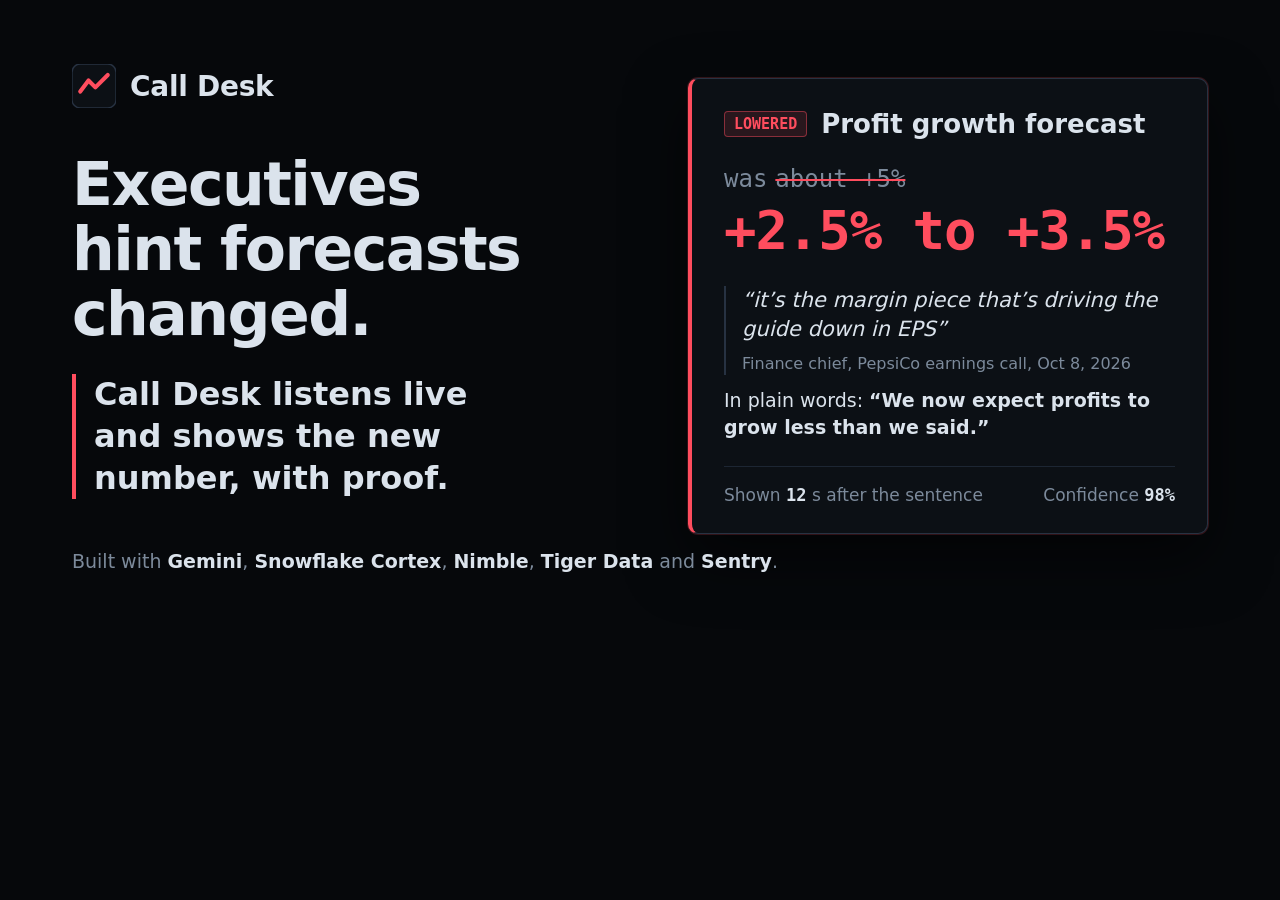
<file: docs/media/social-preview.html>
<!doctype html>
<!--
  Source of docs/media/social-preview.png, the 1280x640 image GitHub shows when the repository link is shared.
  Re-render with any Chromium, for example the Playwright headless shell:
    "$CHROME" --headless --hide-scrollbars --window-size=1280,640 \
      --screenshot="$PWD/docs/media/social-preview.png" "file://$PWD/docs/media/social-preview.html"
  Then upload it in the repository's Settings > General > Social preview (GitHub has no API for this).
  Colors match static/styles.css. Numbers come from the recorded live run in data/replay/latest/.
  It names no event: under MLH's Contest Terms, shared material may mention the event only with MLH's permission.
-->
<html lang="en">
<head>
<meta charset="utf-8">
<title>Call Desk social preview</title>
<style>
  :root {
    --bg: #06080b; --panel: #0c1015; --line: #1d2633; --line-2: #273242;
    --text: #dbe3ec; --muted: #7c8a9b; --faint: #4b5868;
    --red: #ff4d5e; --red-bg: rgba(255, 77, 94, 0.12);
    --mono: ui-monospace, "SF Mono", "JetBrains Mono", Menlo, monospace;
    --sans: system-ui, -apple-system, "Segoe UI", Inter, sans-serif;
  }
  * { box-sizing: border-box; margin: 0; }
  html, body { width: 1280px; height: 640px; overflow: hidden; background: var(--bg); color: var(--text); }
  body {
    font-family: var(--sans);
    display: grid; grid-template-columns: 560px 1fr; grid-template-rows: 1fr auto; column-gap: 56px; row-gap: 0;
    padding: 64px 72px;
  }
  .left { display: flex; flex-direction: column; }
  .mark { display: flex; align-items: center; gap: 14px; }
  .mark svg { width: 44px; height: 44px; }
  .mark span { font-size: 28px; font-weight: 650; letter-spacing: -0.01em; }
  h1 {
    margin-top: 44px; text-wrap: balance;
    font-size: 60px; line-height: 1.08; font-weight: 700; letter-spacing: -0.025em;
  }
  .eureka {
    margin-top: 28px; padding-left: 18px; border-left: 4px solid var(--red); text-wrap: balance;
    font-size: 32px; line-height: 1.3; font-weight: 600; color: var(--text);
  }
  .stack { grid-column: 1 / -1; font-size: 19px; line-height: 1.45; color: var(--muted); }
  .stack b { color: var(--text); font-weight: 560; }

  .card {
    align-self: center;
    background: var(--panel); border: 1px solid var(--line-2); border-left: 4px solid var(--red);
    border-radius: 10px; padding: 30px 32px 28px;
    box-shadow: 0 0 0 1px rgba(255, 77, 94, 0.18), 0 24px 60px rgba(0, 0, 0, 0.55);
  }
  .head { display: flex; align-items: center; gap: 14px; }
  .badge {
    font-family: var(--mono); font-size: 15px; font-weight: 700; color: var(--red);
    background: var(--red-bg); border: 1px solid rgba(255, 77, 94, 0.45); border-radius: 4px; padding: 3px 9px;
  }
  .metric { font-size: 26px; font-weight: 650; }
  .change { margin-top: 26px; font-family: var(--mono); }
  .old { font-size: 24px; color: var(--muted); text-decoration: line-through; text-decoration-color: var(--red); text-decoration-thickness: 2px; }
  .old i { font-style: normal; text-decoration: none; display: inline-block; margin-right: 8px; }
  .new { display: block; margin-top: 6px; font-size: 54px; font-weight: 700; color: var(--red); letter-spacing: -0.02em; }
  .plain { margin-top: 12px; font-size: 19px; line-height: 1.4; color: var(--text); }
  .plain b { font-weight: 600; }
  blockquote {
    margin-top: 24px; padding-left: 16px; border-left: 2px solid var(--line-2);
    font-size: 21px; line-height: 1.4; font-style: italic; color: var(--text);
  }
  cite { display: block; margin-top: 8px; font-size: 16px; font-style: normal; color: var(--muted); }
  .facts { display: flex; justify-content: space-between; white-space: nowrap; gap: 20px; margin-top: 26px; padding-top: 18px; border-top: 1px solid var(--line); font-size: 17px; color: var(--muted); }
  .facts b { color: var(--text); font-family: var(--mono); font-weight: 600; }
</style>
</head>
<body>
  <section class="left">
    <div class="mark">
      <svg viewBox="0 0 32 32" aria-hidden="true"><rect width="32" height="32" rx="6" fill="#0c1015" stroke="#273242"/><path d="M6 20 L12 12 L17 17 L26 8" stroke="#ff4d5e" stroke-width="3" fill="none" stroke-linecap="round" stroke-linejoin="round"/></svg>
      <span>Call Desk</span>
    </div>
    <h1>Executives hint forecasts changed.</h1>
    <p class="eureka">Call Desk listens live and shows the new number, with proof.</p>
  </section>

  <section class="card">
    <div class="head"><span class="badge">LOWERED</span><span class="metric">Profit growth forecast</span></div>
    <p class="change"><span class="old"><i>was</i>about +5%</span><span class="new">+2.5% to +3.5%</span></p>
    <blockquote>“it’s the margin piece that’s driving the guide down in EPS”<cite>Finance chief, PepsiCo earnings call, Oct 8, 2026</cite></blockquote>
    <p class="plain">In plain words: <b>“We now expect profits to grow less than we said.”</b></p>
    <div class="facts"><span>Shown <b>12</b> s after the sentence</span><span>Confidence <b>98%</b></span></div>
  </section>

  <p class="stack">Built with <b>Gemini</b>, <b>Snowflake Cortex</b>, <b>Nimble</b>, <b>Tiger Data</b> and <b>Sentry</b>.</p>
</body>
</html>
</file>
